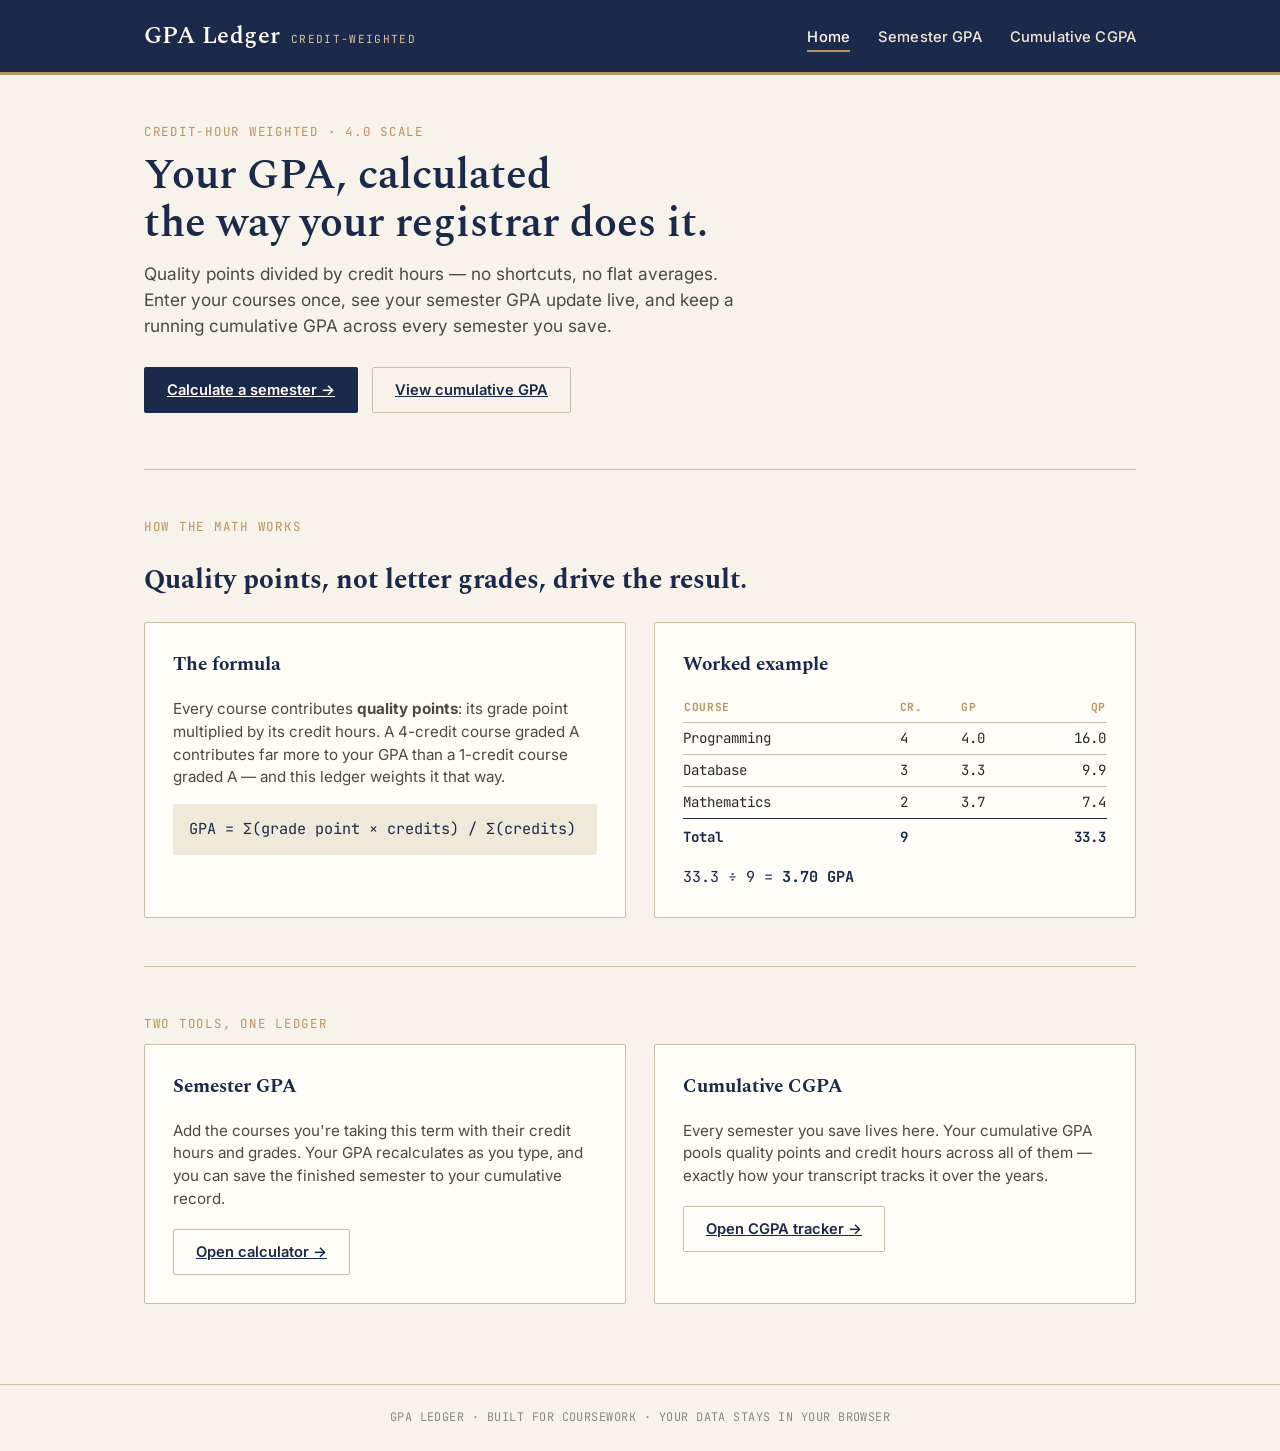
<file: index.html>
<!DOCTYPE html>
<html lang="en">
<head>
  <meta charset="UTF-8">
  <meta name="viewport" content="width=device-width, initial-scale=1.0">
  <title>GPA Ledger — University GPA &amp; CGPA Calculator</title>
  <link rel="preconnect" href="https://fonts.googleapis.com">
  <link href="https://fonts.googleapis.com/css2?family=Spectral:wght@500;600;700&family=Inter:wght@400;500;600;700&family=JetBrains+Mono:wght@400;500;700&display=swap" rel="stylesheet">
  <link rel="stylesheet" href="/styles.css">
</head>
<body>

  <header class="site-header">
    <div class="nav-wrap">
      <a href="index.html" class="brand">
        <span class="brand-mark">GPA Ledger</span>
        <span class="brand-tag">credit-weighted</span>
      </a>
      <ul class="nav-links">
        <li><a href="index.html" class="active">Home</a></li>
        <li><a href="calculator.html">Semester GPA</a></li>
        <li><a href="cgpa.html">Cumulative CGPA</a></li>
      </ul>
    </div>
  </header>

  <main>
    <p class="page-eyebrow">Credit-hour weighted &middot; 4.0 scale</p>
    <h1 class="page-title">Your GPA, calculated<br>the way your registrar does it.</h1>
    <p class="page-lede">
      Quality points divided by credit hours — no shortcuts, no flat averages. Enter your courses once, see your semester GPA update live, and keep a running cumulative GPA across every semester you save.
    </p>

    <div style="margin: 28px 0 56px; display: flex; gap: 14px; flex-wrap: wrap;">
      <a href="calculator.html" class="btn btn-primary">Calculate a semester →</a>
      <a href="cgpa.html" class="btn btn-ghost">View cumulative GPA</a>
    </div>

    <hr class="section-divider">

    <p class="page-eyebrow">How the math works</p>
    <h2 style="font-family: var(--font-display); color: var(--ink); font-size: 1.7rem; margin-bottom: 22px;">
      Quality points, not letter grades, drive the result.
    </h2>

    <div class="two-col" style="margin-bottom: 40px;">
      <div class="card">
        <h3 style="font-family: var(--font-display); margin-top: 0; color: var(--ink);">The formula</h3>
        <p style="color: #4A4A42; font-size: 0.95rem;">
          Every course contributes <strong>quality points</strong>: its grade point multiplied by its credit hours. A 4-credit course graded A contributes far more to your GPA than a 1-credit course graded A — and this ledger weights it that way.
        </p>
        <p style="font-family: var(--font-mono); background: var(--parchment-dim); padding: 14px 16px; border-radius: 2px; color: var(--ink); font-size: 0.95rem; margin-bottom: 0;">
          GPA = Σ(grade point × credits) / Σ(credits)
        </p>
      </div>
      <div class="card">
        <h3 style="font-family: var(--font-display); margin-top: 0; color: var(--ink);">Worked example</h3>
        <table style="width: 100%; font-size: 0.88rem; border-collapse: collapse; font-family: var(--font-mono);">
          <tr style="color: var(--brass); text-align: left; font-size: 0.7rem; letter-spacing: 0.06em; text-transform: uppercase;">
            <th style="padding-bottom: 6px;">Course</th>
            <th style="padding-bottom: 6px;">Cr.</th>
            <th style="padding-bottom: 6px;">GP</th>
            <th style="padding-bottom: 6px; text-align: right;">QP</th>
          </tr>
          <tr style="border-top: 1px solid var(--line);"><td style="padding: 5px 0;">Programming</td><td>4</td><td>4.0</td><td style="text-align: right;">16.0</td></tr>
          <tr style="border-top: 1px solid var(--line);"><td style="padding: 5px 0;">Database</td><td>3</td><td>3.3</td><td style="text-align: right;">9.9</td></tr>
          <tr style="border-top: 1px solid var(--line);"><td style="padding: 5px 0;">Mathematics</td><td>2</td><td>3.7</td><td style="text-align: right;">7.4</td></tr>
          <tr style="border-top: 1.5px solid var(--ink); font-weight: 700; color: var(--ink);">
            <td style="padding: 8px 0;">Total</td><td>9</td><td></td><td style="text-align: right;">33.3</td>
          </tr>
        </table>
        <p style="margin-top: 10px; margin-bottom: 0; color: var(--ink); font-family: var(--font-mono); font-size: 0.95rem;">33.3 ÷ 9 = <strong>3.70 GPA</strong></p>
      </div>
    </div>

    <hr class="section-divider">

    <p class="page-eyebrow">Two tools, one ledger</p>
    <div class="two-col">
      <div class="card">
        <h3 style="font-family: var(--font-display); margin-top: 0; color: var(--ink);">Semester GPA</h3>
        <p style="color: #4A4A42; font-size: 0.95rem; margin-bottom: 18px;">
          Add the courses you're taking this term with their credit hours and grades. Your GPA recalculates as you type, and you can save the finished semester to your cumulative record.
        </p>
        <a href="calculator.html" class="btn btn-ghost">Open calculator →</a>
      </div>
      <div class="card">
        <h3 style="font-family: var(--font-display); margin-top: 0; color: var(--ink);">Cumulative CGPA</h3>
        <p style="color: #4A4A42; font-size: 0.95rem; margin-bottom: 18px;">
          Every semester you save lives here. Your cumulative GPA pools quality points and credit hours across all of them — exactly how your transcript tracks it over the years.
        </p>
        <a href="cgpa.html" class="btn btn-ghost">Open CGPA tracker →</a>
      </div>
    </div>
  </main>

  <footer class="site-footer">
    GPA LEDGER &middot; BUILT FOR COURSEWORK &middot; YOUR DATA STAYS IN YOUR BROWSER
  </footer>

</body>
</html>
</file>
<file: styles.css>
/* ============================================
   GPA Ledger — Design Tokens
   Theme: academic transcript / gradebook
   ============================================ */

:root {
  --ink: #1B2A4A;
  --ink-soft: #2C3E63;
  --parchment: #F7F3EA;
  --parchment-dim: #EFE9DA;
  --brass: #B8945F;
  --brass-dim: #D8C39E;
  --green: #2D5A3D;
  --green-bg: #E3ECE4;
  --rust: #A8442E;
  --rust-bg: #F3E2DD;
  --amber: #97732A;
  --amber-bg: #F1E7CF;
  --charcoal: #2B2B2B;
  --line: #C9BFA8;
  --white: #FFFDF8;

  --font-display: "Spectral", Georgia, serif;
  --font-body: "Inter", -apple-system, sans-serif;
  --font-mono: "JetBrains Mono", "Courier New", monospace;

  --radius-seal: 50%;
  --radius-card: 2px;
}

* {
  box-sizing: border-box;
}

html {
  scroll-behavior: smooth;
}

body {
  margin: 0;
  font-family: var(--font-body);
  background: var(--parchment);
  color: var(--charcoal);
  line-height: 1.5;
}

/* ============================================
   Top Navigation — ledger header bar
   ============================================ */

.site-header {
  background: var(--ink);
  border-bottom: 3px solid var(--brass);
}

.nav-wrap {
  max-width: 1040px;
  margin: 0 auto;
  display: flex;
  align-items: center;
  justify-content: space-between;
  padding: 18px 24px;
}

.brand {
  display: flex;
  align-items: baseline;
  gap: 10px;
  color: var(--white);
  text-decoration: none;
}

.brand-mark {
  font-family: var(--font-display);
  font-weight: 600;
  font-size: 1.5rem;
  letter-spacing: 0.02em;
}

.brand-tag {
  font-family: var(--font-mono);
  font-size: 0.7rem;
  color: var(--brass-dim);
  text-transform: uppercase;
  letter-spacing: 0.12em;
}

.nav-links {
  display: flex;
  gap: 28px;
  list-style: none;
  margin: 0;
  padding: 0;
}

.nav-links a {
  color: var(--parchment-dim);
  text-decoration: none;
  font-size: 0.92rem;
  font-weight: 500;
  letter-spacing: 0.01em;
  padding-bottom: 4px;
  border-bottom: 2px solid transparent;
  transition: border-color 0.2s ease, color 0.2s ease;
}

.nav-links a:hover,
.nav-links a:focus-visible {
  color: var(--white);
  border-bottom-color: var(--brass);
}

.nav-links a.active {
  color: var(--white);
  border-bottom-color: var(--brass);
}

.nav-toggle {
  display: none;
}

/* ============================================
   Layout shell
   ============================================ */

main {
  max-width: 1040px;
  margin: 0 auto;
  padding: 48px 24px 80px;
}

.page-eyebrow {
  font-family: var(--font-mono);
  font-size: 0.78rem;
  letter-spacing: 0.14em;
  text-transform: uppercase;
  color: var(--brass);
  margin: 0 0 10px;
}

.page-title {
  font-family: var(--font-display);
  font-size: 2.6rem;
  font-weight: 600;
  color: var(--ink);
  margin: 0 0 14px;
  line-height: 1.15;
}

.page-lede {
  font-size: 1.08rem;
  color: #4A4A42;
  max-width: 620px;
  margin: 0 0 8px;
}

/* ============================================
   Buttons
   ============================================ */

.btn {
  font-family: var(--font-body);
  font-weight: 600;
  font-size: 0.92rem;
  padding: 11px 22px;
  border-radius: var(--radius-card);
  border: 1.5px solid transparent;
  cursor: pointer;
  transition: transform 0.12s ease, box-shadow 0.12s ease, background 0.15s ease;
  display: inline-flex;
  align-items: center;
  gap: 8px;
}

.btn:active {
  transform: translateY(1px);
}

.btn-primary {
  background: var(--ink);
  color: var(--white);
}

.btn-primary:hover {
  background: var(--ink-soft);
}

.btn-ghost {
  background: transparent;
  border-color: var(--line);
  color: var(--ink);
}

.btn-ghost:hover {
  border-color: var(--ink);
  background: var(--parchment-dim);
}

.btn-danger {
  background: transparent;
  color: var(--rust);
  border-color: transparent;
  padding: 6px 10px;
  font-size: 0.85rem;
}

.btn-danger:hover {
  background: var(--rust-bg);
}

.btn:focus-visible,
a:focus-visible,
input:focus-visible,
select:focus-visible {
  outline: 2.5px solid var(--ink);
  outline-offset: 2px;
}

/* ============================================
   Transcript Table (course entry)
   ============================================ */

.ledger {
  background: var(--white);
  border: 1px solid var(--line);
  border-radius: var(--radius-card);
  overflow: hidden;
  margin-top: 28px;
}

.ledger-head {
  display: grid;
  grid-template-columns: 2.2fr 1fr 1fr 0.6fr;
  gap: 12px;
  padding: 14px 20px;
  background: var(--ink);
  color: var(--parchment-dim);
  font-family: var(--font-mono);
  font-size: 0.72rem;
  letter-spacing: 0.1em;
  text-transform: uppercase;
}

.ledger-row {
  display: grid;
  grid-template-columns: 2.2fr 1fr 1fr 0.6fr;
  gap: 12px;
  padding: 12px 20px;
  border-bottom: 1px solid var(--parchment-dim);
  align-items: center;
}

.ledger-row:last-child {
  border-bottom: none;
}

.ledger-row input,
.ledger-row select {
  width: 100%;
  font-family: var(--font-body);
  font-size: 0.95rem;
  padding: 8px 10px;
  border: 1.5px solid var(--line);
  border-radius: var(--radius-card);
  background: var(--parchment);
  color: var(--charcoal);
}

.ledger-row input:focus,
.ledger-row select:focus {
  background: var(--white);
  border-color: var(--ink);
}

.qp-cell {
  font-family: var(--font-mono);
  font-size: 0.9rem;
  color: var(--ink-soft);
  text-align: right;
  padding-right: 8px;
}

.ledger-actions {
  display: flex;
  justify-content: space-between;
  align-items: center;
  padding: 16px 20px;
  background: var(--parchment-dim);
}

.ledger-totals {
  font-family: var(--font-mono);
  font-size: 0.82rem;
  color: var(--ink);
}

.ledger-totals strong {
  color: var(--ink);
}

/* ============================================
   The Seal — signature GPA display
   ============================================ */

.seal-wrap {
  display: flex;
  align-items: center;
  gap: 32px;
  margin: 36px 0;
  flex-wrap: wrap;
}

.seal {
  width: 168px;
  height: 168px;
  border-radius: var(--radius-seal);
  display: flex;
  flex-direction: column;
  align-items: center;
  justify-content: center;
  flex-shrink: 0;
  background: conic-gradient(var(--seal-color, var(--brass)) calc(var(--seal-pct, 0) * 1%), var(--parchment-dim) 0);
  position: relative;
  transition: background 0.5s ease;
}

.seal::before {
  content: "";
  position: absolute;
  inset: 10px;
  border-radius: var(--radius-seal);
  background: var(--white);
  border: 1px solid var(--line);
}

.seal-inner {
  position: relative;
  z-index: 1;
  text-align: center;
}

.seal-value {
  font-family: var(--font-mono);
  font-size: 2.1rem;
  font-weight: 700;
  color: var(--ink);
  display: block;
  line-height: 1;
}

.seal-label {
  font-family: var(--font-mono);
  font-size: 0.62rem;
  letter-spacing: 0.12em;
  text-transform: uppercase;
  color: var(--brass);
  margin-top: 4px;
  display: block;
}

.seal-meta {
  font-family: var(--font-body);
}

.seal-meta h3 {
  font-family: var(--font-display);
  font-size: 1.3rem;
  margin: 0 0 6px;
  color: var(--ink);
}

.seal-meta p {
  margin: 0;
  color: #5A5A50;
  font-size: 0.92rem;
  max-width: 360px;
}

.standing-pill {
  display: inline-block;
  font-family: var(--font-mono);
  font-size: 0.72rem;
  letter-spacing: 0.06em;
  text-transform: uppercase;
  padding: 4px 10px;
  border-radius: var(--radius-card);
  margin-top: 10px;
}

.standing-good {
  background: var(--green-bg);
  color: var(--green);
}

.standing-warn {
  background: var(--amber-bg);
  color: var(--amber);
}

.standing-low {
  background: var(--rust-bg);
  color: var(--rust);
}

/* ============================================
   Cards / sections
   ============================================ */

.card {
  background: var(--white);
  border: 1px solid var(--line);
  border-radius: var(--radius-card);
  padding: 28px;
}

.section-divider {
  border: none;
  border-top: 1px solid var(--line);
  margin: 48px 0;
}

.two-col {
  display: grid;
  grid-template-columns: 1fr 1fr;
  gap: 28px;
}

/* ============================================
   Semester list (CGPA page)
   ============================================ */

.semester-card {
  background: var(--white);
  border: 1px solid var(--line);
  border-left: 4px solid var(--brass);
  border-radius: var(--radius-card);
  padding: 18px 22px;
  margin-bottom: 14px;
  display: flex;
  justify-content: space-between;
  align-items: center;
  gap: 16px;
  flex-wrap: wrap;
}

.semester-name {
  font-family: var(--font-display);
  font-size: 1.15rem;
  color: var(--ink);
  margin: 0 0 4px;
}

.semester-meta {
  font-family: var(--font-mono);
  font-size: 0.78rem;
  color: #6A6A60;
}

.semester-gpa {
  font-family: var(--font-mono);
  font-size: 1.4rem;
  font-weight: 700;
  color: var(--ink);
  text-align: right;
}

.semester-gpa span {
  display: block;
  font-size: 0.62rem;
  letter-spacing: 0.1em;
  text-transform: uppercase;
  color: var(--brass);
  font-weight: 500;
  margin-top: 2px;
}

.empty-state {
  text-align: center;
  padding: 60px 24px;
  color: #7A7A6E;
  border: 1.5px dashed var(--line);
  border-radius: var(--radius-card);
  background: var(--parchment-dim);
}

.empty-state p {
  font-family: var(--font-display);
  font-size: 1.1rem;
  margin: 0;
}

/* ============================================
   Footer
   ============================================ */

.site-footer {
  border-top: 1px solid var(--line);
  padding: 24px;
  text-align: center;
  font-family: var(--font-mono);
  font-size: 0.74rem;
  color: #8A8A7E;
  letter-spacing: 0.04em;
}

/* ============================================
   Reduced motion
   ============================================ */

@media (prefers-reduced-motion: reduce) {
  * {
    transition: none !important;
    scroll-behavior: auto !important;
  }
}

/* ============================================
   Responsive
   ============================================ */

@media (max-width: 720px) {
  .nav-links {
    display: none;
  }

  .page-title {
    font-size: 2rem;
  }

  .ledger-head,
  .ledger-row {
    grid-template-columns: 1.6fr 0.8fr 1fr 0.5fr;
    gap: 8px;
    padding: 10px 14px;
  }

  .two-col {
    grid-template-columns: 1fr;
  }

  .seal-wrap {
    justify-content: center;
    text-align: center;
  }

  .seal-meta p {
    max-width: none;
  }
}

@media (max-width: 480px) {
  .ledger-head span:nth-child(3),
  .ledger-row .qp-cell {
    display: none;
  }

  .ledger-head,
  .ledger-row {
    grid-template-columns: 1.8fr 0.8fr 0.5fr;
  }
}
</file>
